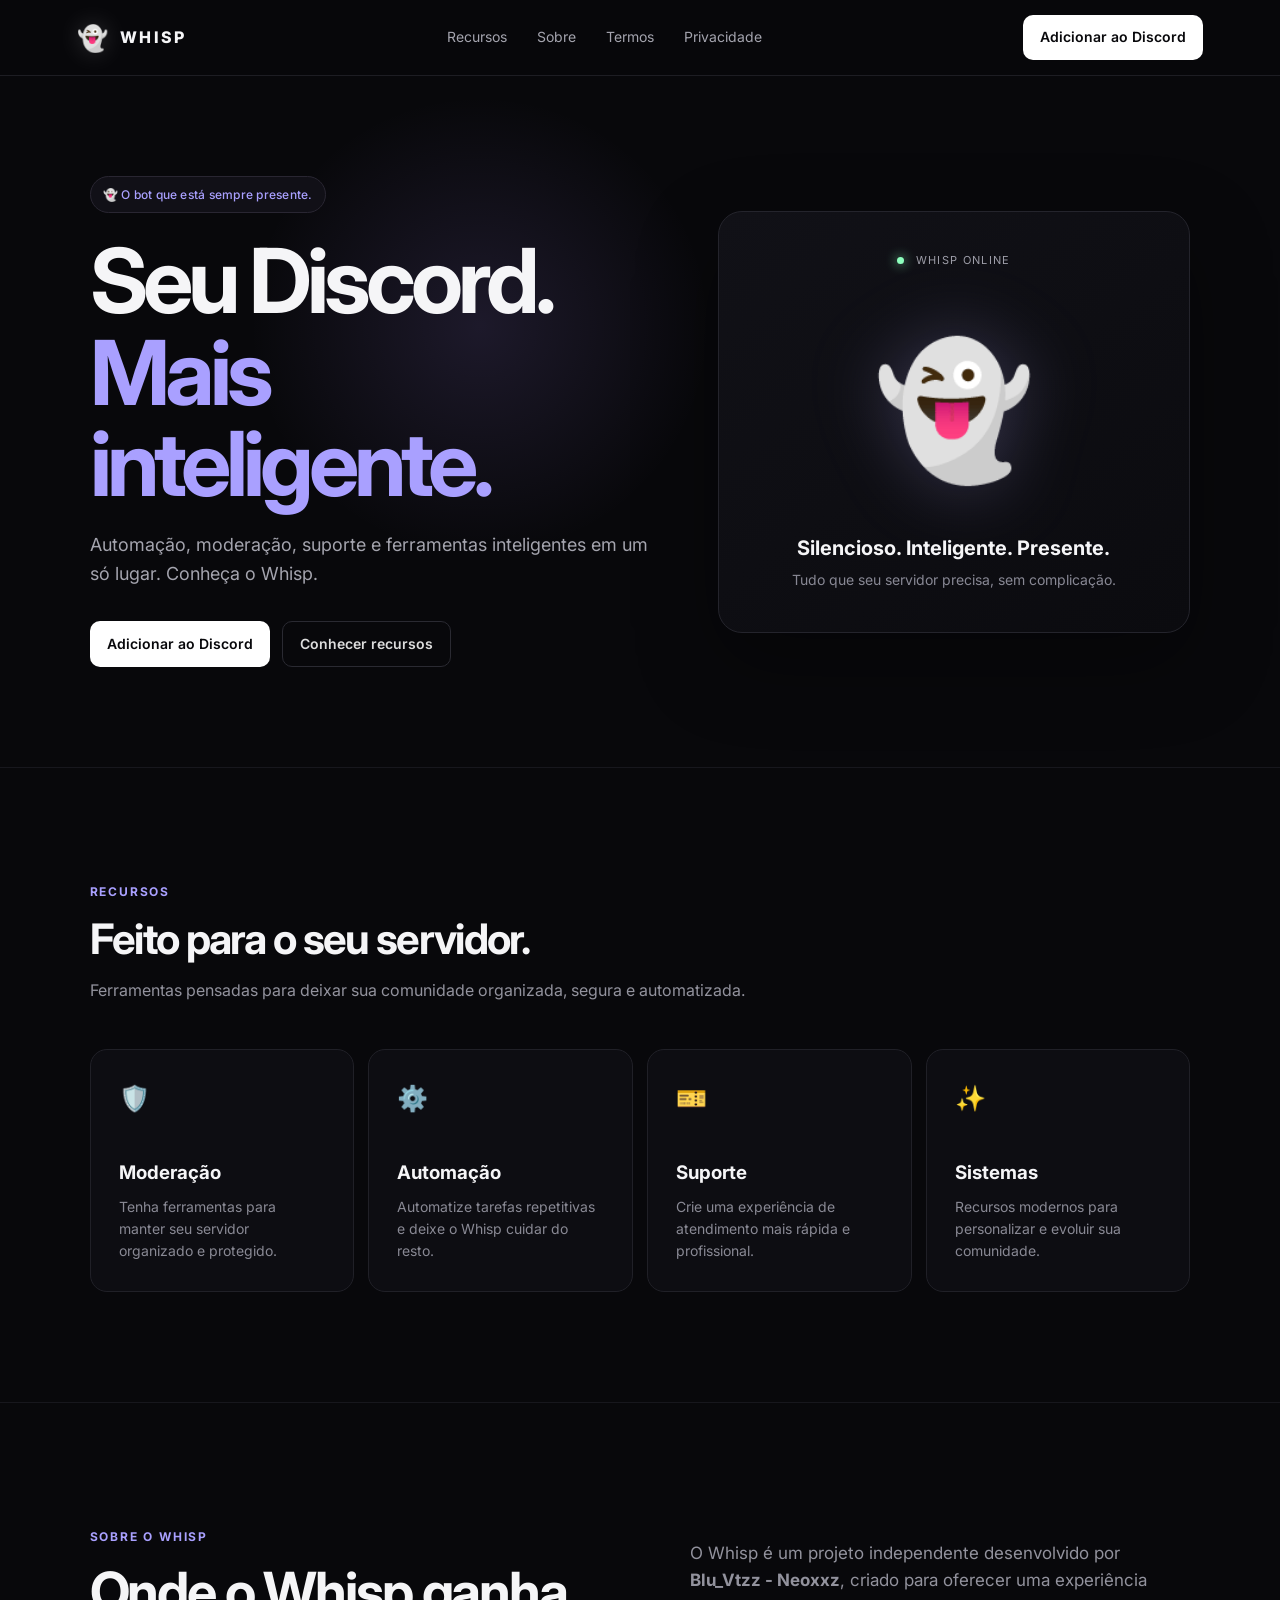
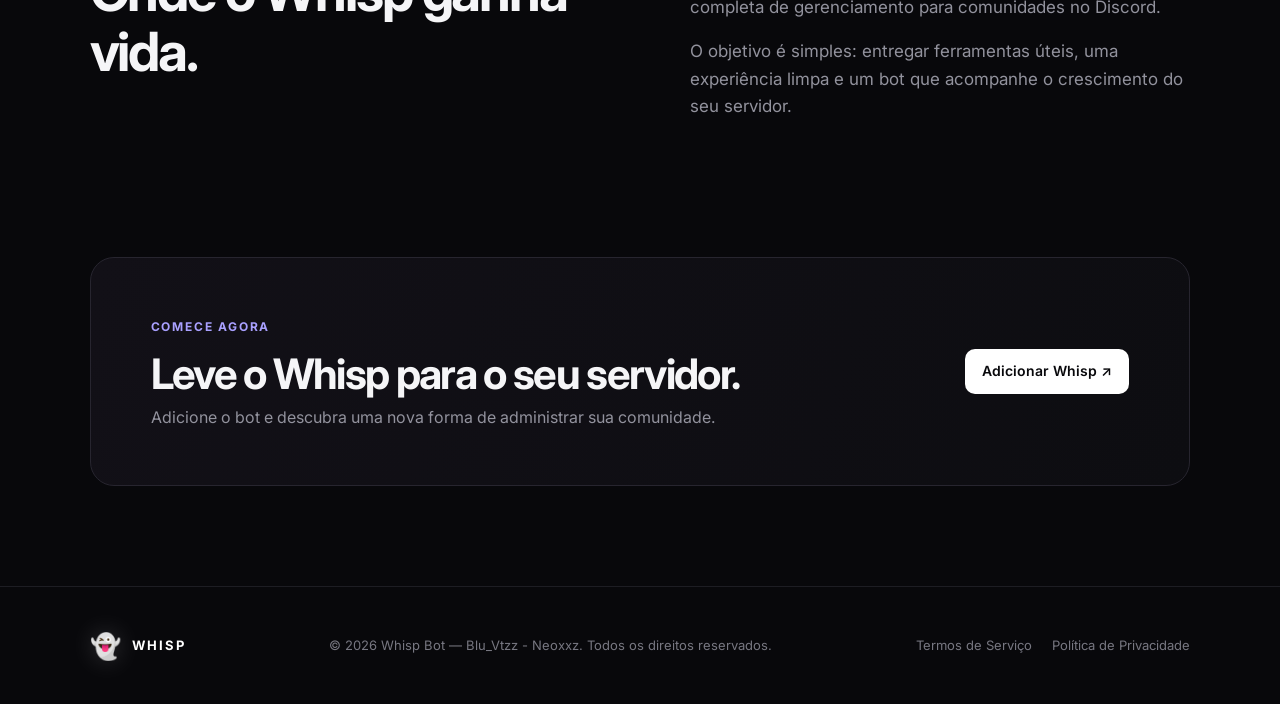
<file: index.html>
<!DOCTYPE html>
<html lang="pt-BR">
<head>
  <meta charset="UTF-8">
  <meta name="viewport" content="width=device-width, initial-scale=1.0">
  <meta name="description" content="Whisp Bot — automação, moderação e ferramentas inteligentes para Discord.">
  <title>Whisp Bot — Discord, além dos limites.</title>
  <link rel="stylesheet" href="style.css">
</head>
<body>
  <header class="nav">
    <a class="brand" href="index.html"><span class="ghost">👻</span><span>WHISP</span></a>
    <nav>
      <a href="#recursos">Recursos</a>
      <a href="#sobre">Sobre</a>
      <a href="terms.html">Termos</a>
      <a href="privacy.html">Privacidade</a>
    </nav>
    <a class="nav-button" href="https://discord.com/oauth2/authorize?client_id=1535672492130177044&permissions=8&integration_type=0&scope=bot+applications.commands">Adicionar ao Discord</a>
  </header>

  <main>
    <section class="hero">
      <div class="glow"></div>
      <div class="hero-content">
        <div class="pill">👻 O bot que está sempre presente.</div>
        <h1>Seu Discord.<br><span>Mais inteligente.</span></h1>
        <p>Automação, moderação, suporte e ferramentas inteligentes em um só lugar. Conheça o Whisp.</p>
        <div class="actions">
          <a class="button primary" href="https://discord.com/oauth2/authorize?client_id=1535672492130177044&permissions=8&integration_type=0&scope=bot+applications.commands">Adicionar ao Discord</a>
          <a class="button secondary" href="#recursos">Conhecer recursos</a>
        </div>
      </div>
      <div class="hero-card">
        <div class="status"><i></i> WHISP ONLINE</div>
        <div class="big-ghost">👻</div>
        <div class="card-title">Silencioso. Inteligente. Presente.</div>
        <div class="card-sub">Tudo que seu servidor precisa, sem complicação.</div>
      </div>
    </section>

    <section id="recursos" class="section">
      <div class="section-head">
        <span>RECURSOS</span>
        <h2>Feito para o seu servidor.</h2>
        <p>Ferramentas pensadas para deixar sua comunidade organizada, segura e automatizada.</p>
      </div>
      <div class="grid">
        <article class="feature"><div class="icon">🛡️</div><h3>Moderação</h3><p>Tenha ferramentas para manter seu servidor organizado e protegido.</p></article>
        <article class="feature"><div class="icon">⚙️</div><h3>Automação</h3><p>Automatize tarefas repetitivas e deixe o Whisp cuidar do resto.</p></article>
        <article class="feature"><div class="icon">🎫</div><h3>Suporte</h3><p>Crie uma experiência de atendimento mais rápida e profissional.</p></article>
        <article class="feature"><div class="icon">✨</div><h3>Sistemas</h3><p>Recursos modernos para personalizar e evoluir sua comunidade.</p></article>
      </div>
    </section>

    <section id="sobre" class="split">
      <div>
        <span class="eyebrow">SOBRE O WHISP</span>
        <h2>Onde o Whisp ganha vida.</h2>
      </div>
      <div>
        <p>O Whisp é um projeto independente desenvolvido por <strong>Blu_Vtzz - Neoxxz</strong>, criado para oferecer uma experiência completa de gerenciamento para comunidades no Discord.</p>
        <p>O objetivo é simples: entregar ferramentas úteis, uma experiência limpa e um bot que acompanhe o crescimento do seu servidor.</p>
      </div>
    </section>

    <section id="convite" class="cta">
      <div>
        <span class="eyebrow">COMECE AGORA</span>
        <h2>Leve o Whisp para o seu servidor.</h2>
        <p>Adicione o bot e descubra uma nova forma de administrar sua comunidade.</p>
      </div>
      <a class="button primary" href="https://discord.com/oauth2/authorize?client_id=1535672492130177044&permissions=8&integration_type=0&scope=bot+applications.commands">Adicionar Whisp ↗</a>
    </section>
  </main>

  <footer>
    <div class="footer-brand"><span class="ghost">👻</span><strong>WHISP</strong></div>
    <p>© 2026 Whisp Bot — Blu_Vtzz - Neoxxz. Todos os direitos reservados.</p>
    <div class="footer-links"><a href="terms.html">Termos de Serviço</a><a href="privacy.html">Política de Privacidade</a></div>
  </footer>
</body>
</html>
</file>
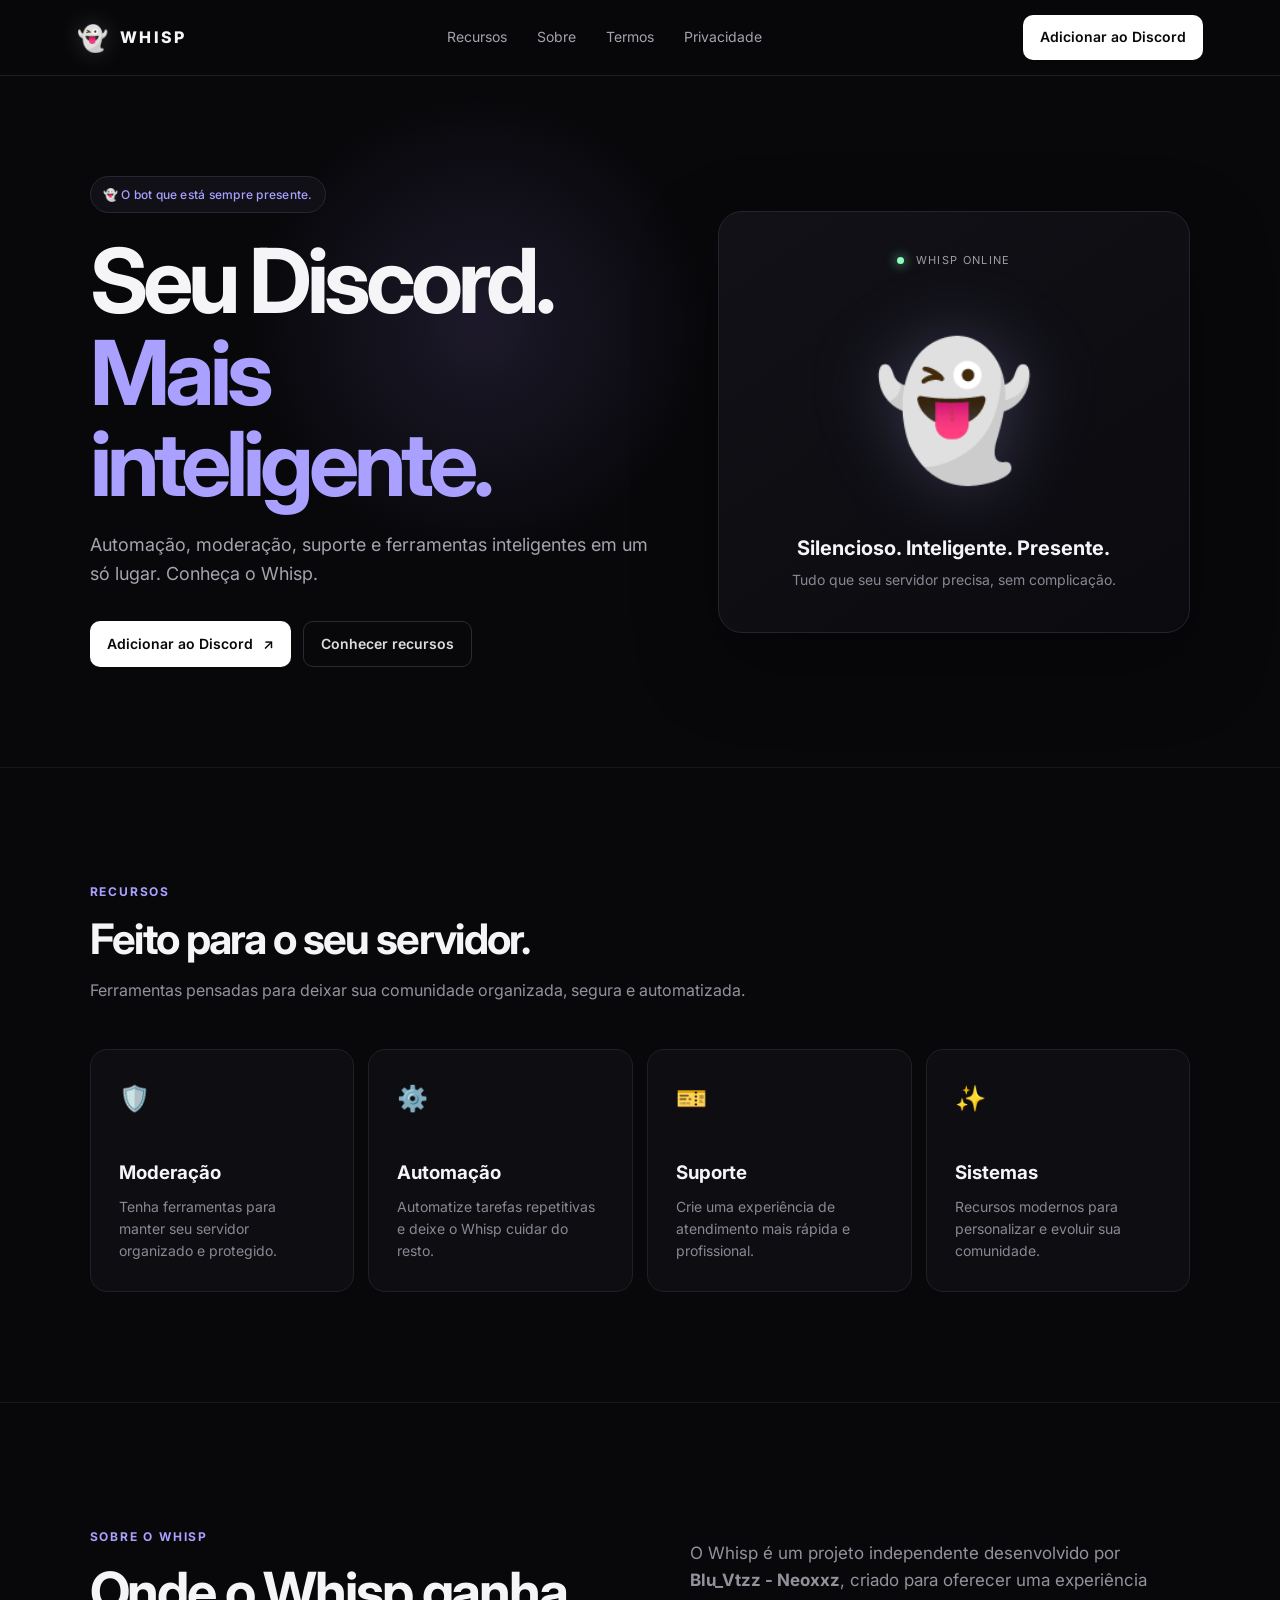
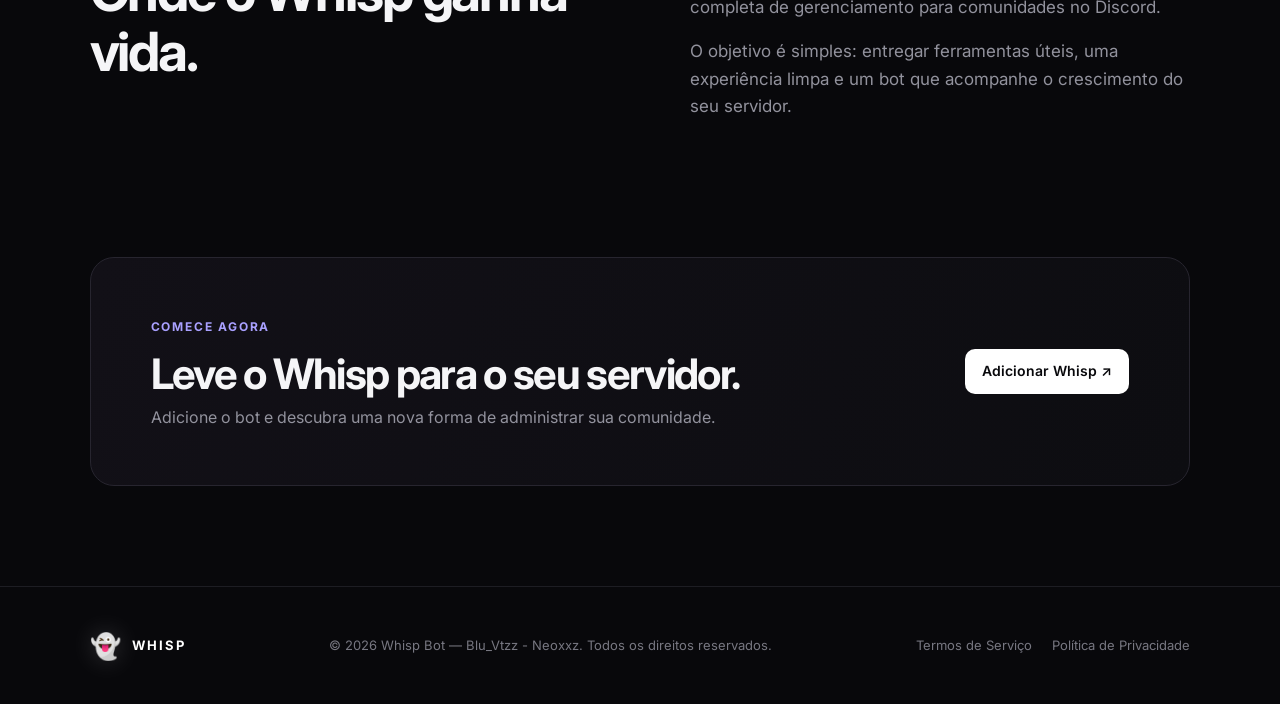
<file: index[1].html>
<!DOCTYPE html>
<html lang="pt-BR">
<head>
  <meta charset="UTF-8">
  <meta name="viewport" content="width=device-width, initial-scale=1.0">
  <meta name="description" content="Whisp Bot — automação, moderação e ferramentas inteligentes para Discord.">
  <title>Whisp Bot — Discord, além dos limites.</title>
  <link rel="stylesheet" href="style.css">
</head>
<body>
  <header class="nav">
    <a class="brand" href="index.html"><span class="ghost">👻</span><span>WHISP</span></a>
    <nav>
      <a href="#recursos">Recursos</a>
      <a href="#sobre">Sobre</a>
      <a href="terms.html">Termos</a>
      <a href="privacy.html">Privacidade</a>
    </nav>
    <a class="nav-button" href="#convite">Adicionar ao Discord</a>
  </header>

  <main>
    <section class="hero">
      <div class="glow"></div>
      <div class="hero-content">
        <div class="pill">👻 O bot que está sempre presente.</div>
        <h1>Seu Discord.<br><span>Mais inteligente.</span></h1>
        <p>Automação, moderação, suporte e ferramentas inteligentes em um só lugar. Conheça o Whisp.</p>
        <div class="actions">
          <a class="button primary" href="#convite">Adicionar ao Discord <span>↗</span></a>
          <a class="button secondary" href="#recursos">Conhecer recursos</a>
        </div>
      </div>
      <div class="hero-card">
        <div class="status"><i></i> WHISP ONLINE</div>
        <div class="big-ghost">👻</div>
        <div class="card-title">Silencioso. Inteligente. Presente.</div>
        <div class="card-sub">Tudo que seu servidor precisa, sem complicação.</div>
      </div>
    </section>

    <section id="recursos" class="section">
      <div class="section-head">
        <span>RECURSOS</span>
        <h2>Feito para o seu servidor.</h2>
        <p>Ferramentas pensadas para deixar sua comunidade organizada, segura e automatizada.</p>
      </div>
      <div class="grid">
        <article class="feature"><div class="icon">🛡️</div><h3>Moderação</h3><p>Tenha ferramentas para manter seu servidor organizado e protegido.</p></article>
        <article class="feature"><div class="icon">⚙️</div><h3>Automação</h3><p>Automatize tarefas repetitivas e deixe o Whisp cuidar do resto.</p></article>
        <article class="feature"><div class="icon">🎫</div><h3>Suporte</h3><p>Crie uma experiência de atendimento mais rápida e profissional.</p></article>
        <article class="feature"><div class="icon">✨</div><h3>Sistemas</h3><p>Recursos modernos para personalizar e evoluir sua comunidade.</p></article>
      </div>
    </section>

    <section id="sobre" class="split">
      <div>
        <span class="eyebrow">SOBRE O WHISP</span>
        <h2>Onde o Whisp ganha vida.</h2>
      </div>
      <div>
        <p>O Whisp é um projeto independente desenvolvido por <strong>Blu_Vtzz - Neoxxz</strong>, criado para oferecer uma experiência completa de gerenciamento para comunidades no Discord.</p>
        <p>O objetivo é simples: entregar ferramentas úteis, uma experiência limpa e um bot que acompanhe o crescimento do seu servidor.</p>
      </div>
    </section>

    <section id="convite" class="cta">
      <div>
        <span class="eyebrow">COMECE AGORA</span>
        <h2>Leve o Whisp para o seu servidor.</h2>
        <p>Adicione o bot e descubra uma nova forma de administrar sua comunidade.</p>
      </div>
      <a class="button primary" href="#" onclick="alert('Substitua este link pelo convite OAuth2 do seu bot no Discord Developer Portal.'); return false;">Adicionar Whisp ↗</a>
    </section>
  </main>

  <footer>
    <div class="footer-brand"><span class="ghost">👻</span><strong>WHISP</strong></div>
    <p>© 2026 Whisp Bot — Blu_Vtzz - Neoxxz. Todos os direitos reservados.</p>
    <div class="footer-links"><a href="terms.html">Termos de Serviço</a><a href="privacy.html">Política de Privacidade</a></div>
  </footer>
</body>
</html>
</file>
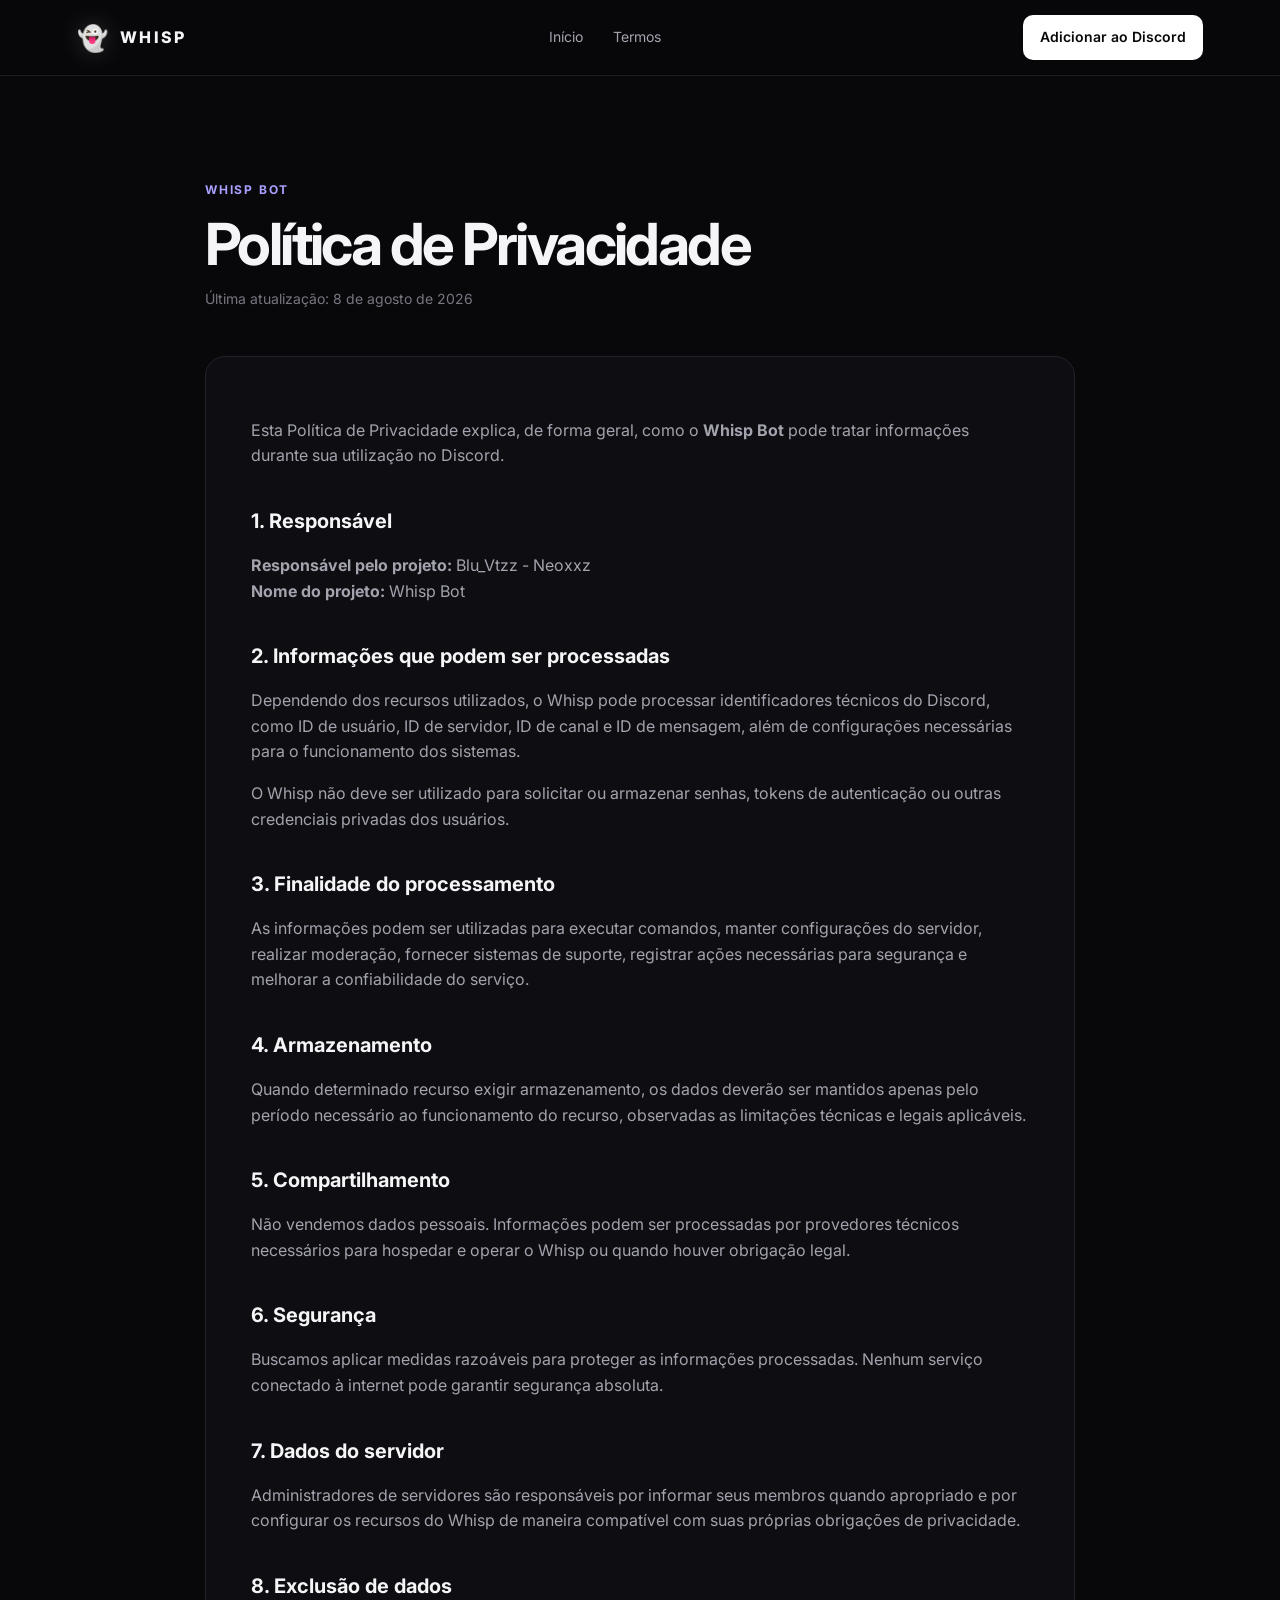
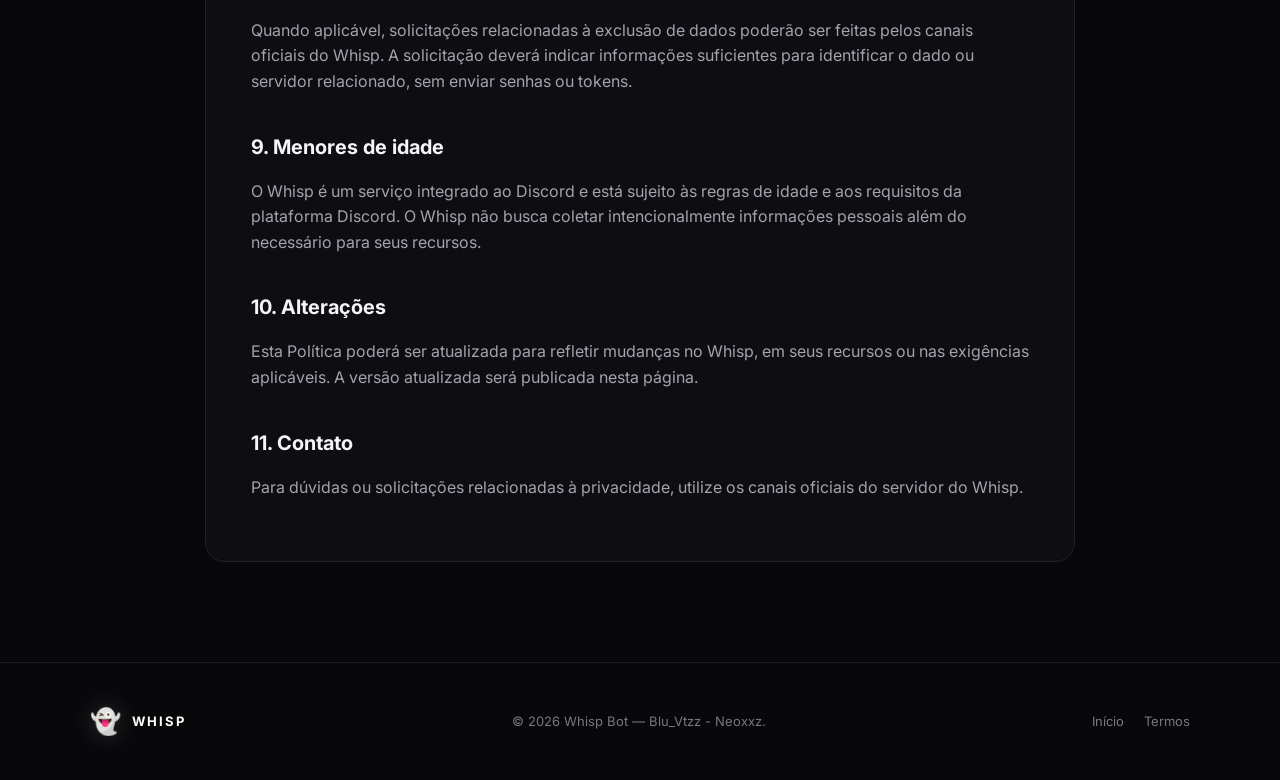
<file: privacy.html>
<!DOCTYPE html>
<html lang="pt-BR">
<head>
  <meta charset="UTF-8"><meta name="viewport" content="width=device-width, initial-scale=1.0">
  <meta name="description" content="Política de Privacidade do Whisp Bot.">
  <title>Política de Privacidade — Whisp</title><link rel="stylesheet" href="style.css">
</head>
<body>
<header class="nav"><a class="brand" href="index.html"><span class="ghost">👻</span><span>WHISP</span></a><nav><a href="index.html">Início</a><a href="terms.html">Termos</a></nav><a class="nav-button" href="index.html#convite">Adicionar ao Discord</a></header>
<main class="legal">
  <div class="legal-top"><span class="eyebrow">WHISP BOT</span><h1>Política de Privacidade</h1><p>Última atualização: 8 de agosto de 2026</p></div>
  <div class="legal-card">
    <p>Esta Política de Privacidade explica, de forma geral, como o <strong>Whisp Bot</strong> pode tratar informações durante sua utilização no Discord.</p>
    <h2>1. Responsável</h2><p><strong>Responsável pelo projeto:</strong> Blu_Vtzz - Neoxxz<br><strong>Nome do projeto:</strong> Whisp Bot</p>
    <h2>2. Informações que podem ser processadas</h2><p>Dependendo dos recursos utilizados, o Whisp pode processar identificadores técnicos do Discord, como ID de usuário, ID de servidor, ID de canal e ID de mensagem, além de configurações necessárias para o funcionamento dos sistemas.</p>
    <p>O Whisp não deve ser utilizado para solicitar ou armazenar senhas, tokens de autenticação ou outras credenciais privadas dos usuários.</p>
    <h2>3. Finalidade do processamento</h2><p>As informações podem ser utilizadas para executar comandos, manter configurações do servidor, realizar moderação, fornecer sistemas de suporte, registrar ações necessárias para segurança e melhorar a confiabilidade do serviço.</p>
    <h2>4. Armazenamento</h2><p>Quando determinado recurso exigir armazenamento, os dados deverão ser mantidos apenas pelo período necessário ao funcionamento do recurso, observadas as limitações técnicas e legais aplicáveis.</p>
    <h2>5. Compartilhamento</h2><p>Não vendemos dados pessoais. Informações podem ser processadas por provedores técnicos necessários para hospedar e operar o Whisp ou quando houver obrigação legal.</p>
    <h2>6. Segurança</h2><p>Buscamos aplicar medidas razoáveis para proteger as informações processadas. Nenhum serviço conectado à internet pode garantir segurança absoluta.</p>
    <h2>7. Dados do servidor</h2><p>Administradores de servidores são responsáveis por informar seus membros quando apropriado e por configurar os recursos do Whisp de maneira compatível com suas próprias obrigações de privacidade.</p>
    <h2>8. Exclusão de dados</h2><p>Quando aplicável, solicitações relacionadas à exclusão de dados poderão ser feitas pelos canais oficiais do Whisp. A solicitação deverá indicar informações suficientes para identificar o dado ou servidor relacionado, sem enviar senhas ou tokens.</p>
    <h2>9. Menores de idade</h2><p>O Whisp é um serviço integrado ao Discord e está sujeito às regras de idade e aos requisitos da plataforma Discord. O Whisp não busca coletar intencionalmente informações pessoais além do necessário para seus recursos.</p>
    <h2>10. Alterações</h2><p>Esta Política poderá ser atualizada para refletir mudanças no Whisp, em seus recursos ou nas exigências aplicáveis. A versão atualizada será publicada nesta página.</p>
    <h2>11. Contato</h2><p>Para dúvidas ou solicitações relacionadas à privacidade, utilize os canais oficiais do servidor do Whisp.</p>
  </div>
</main>
<footer><div class="footer-brand"><span class="ghost">👻</span><strong>WHISP</strong></div><p>© 2026 Whisp Bot — Blu_Vtzz - Neoxxz.</p><div class="footer-links"><a href="index.html">Início</a><a href="terms.html">Termos</a></div></footer>
</body></html>
</file>
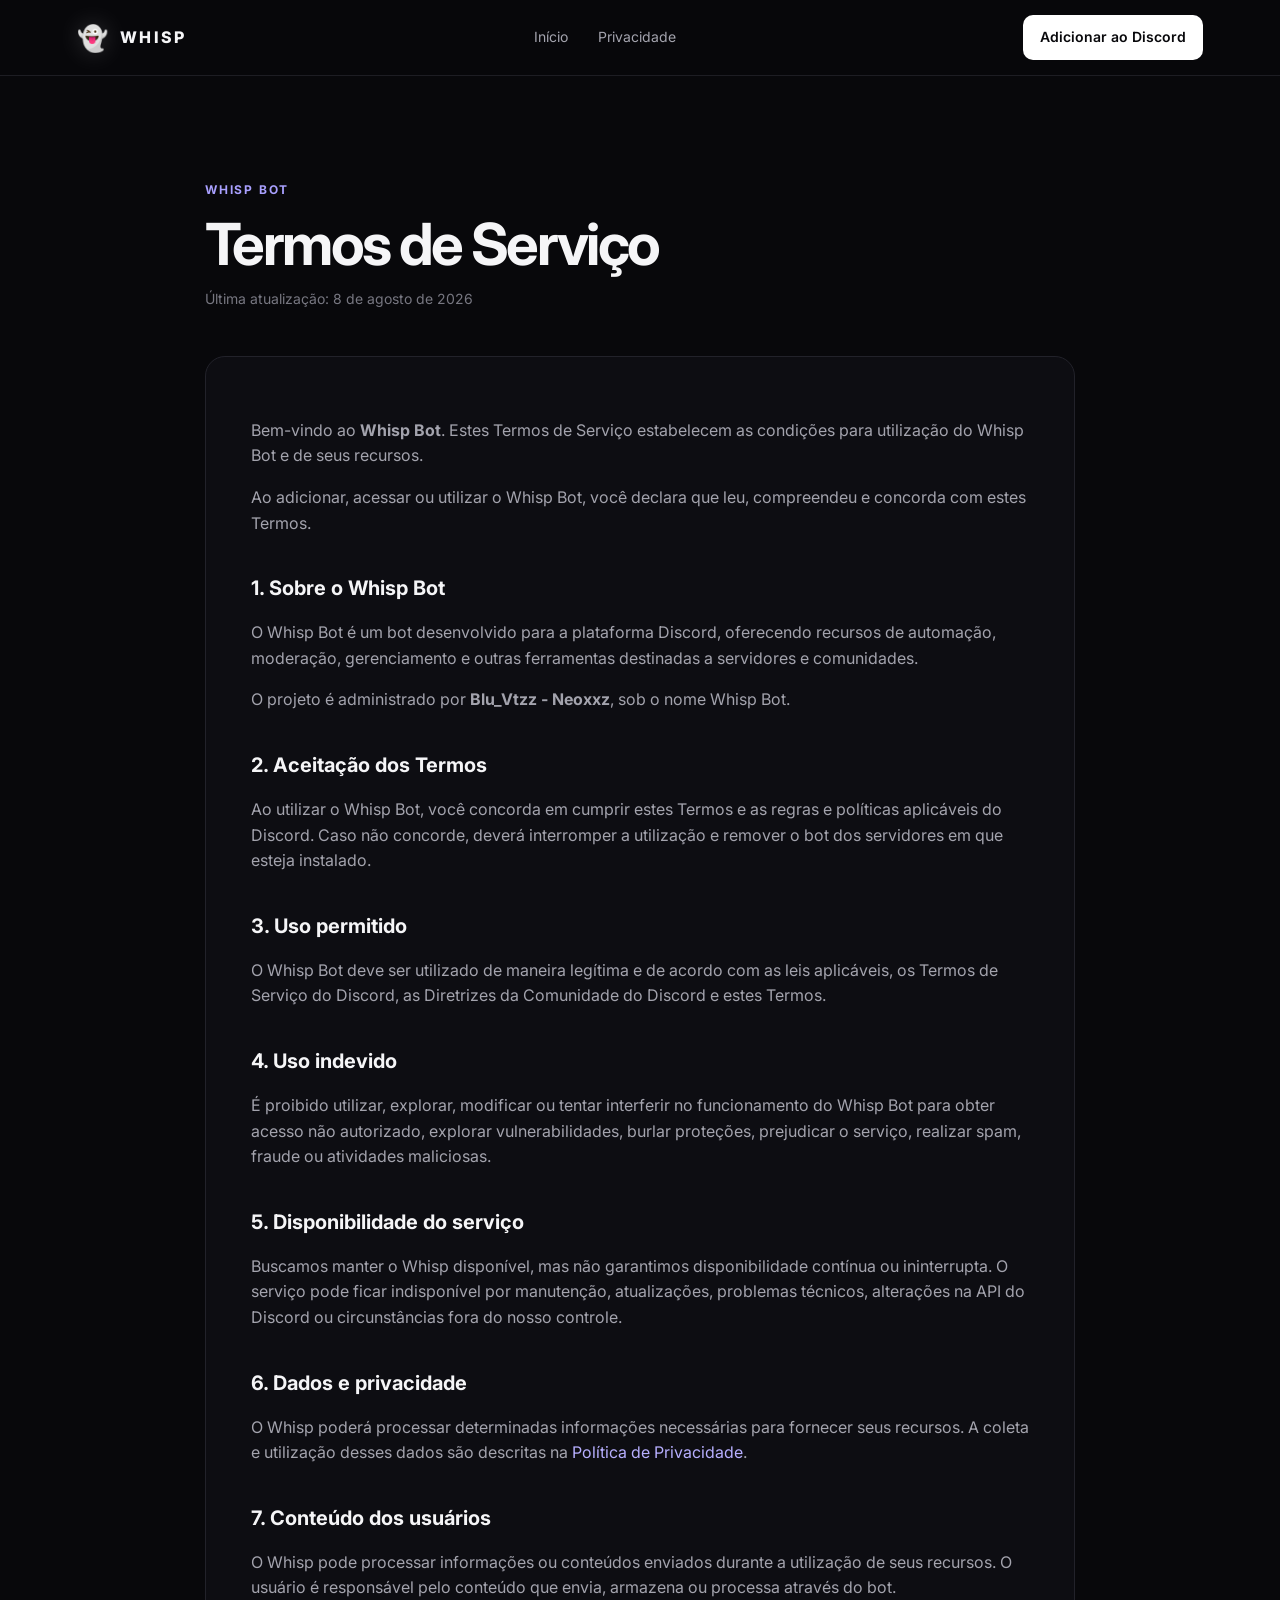
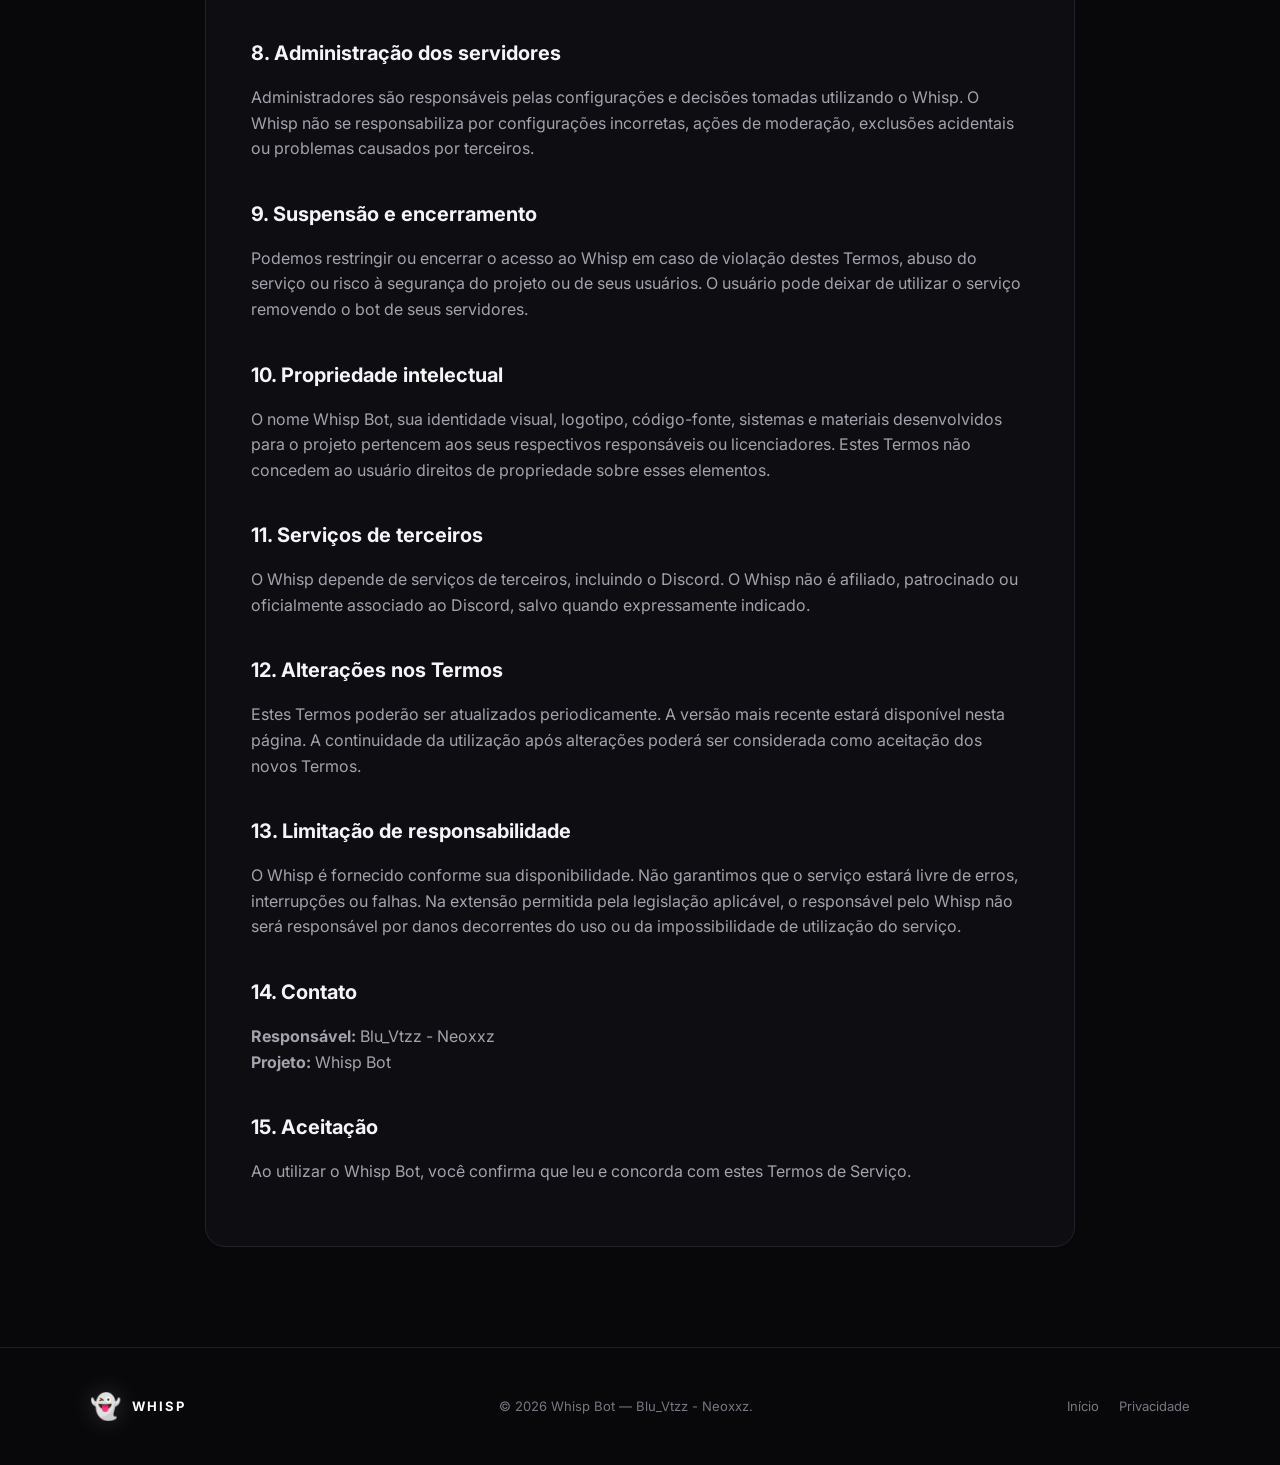
<file: terms.html>
<!DOCTYPE html>
<html lang="pt-BR">
<head>
  <meta charset="UTF-8"><meta name="viewport" content="width=device-width, initial-scale=1.0">
  <meta name="description" content="Termos de Serviço do Whisp Bot.">
  <title>Termos de Serviço — Whisp</title><link rel="stylesheet" href="style.css">
</head>
<body>
<header class="nav"><a class="brand" href="index.html"><span class="ghost">👻</span><span>WHISP</span></a><nav><a href="index.html">Início</a><a href="privacy.html">Privacidade</a></nav><a class="nav-button" href="index.html#convite">Adicionar ao Discord</a></header>
<main class="legal">
  <div class="legal-top"><span class="eyebrow">WHISP BOT</span><h1>Termos de Serviço</h1><p>Última atualização: 8 de agosto de 2026</p></div>
  <div class="legal-card">
    <p>Bem-vindo ao <strong>Whisp Bot</strong>. Estes Termos de Serviço estabelecem as condições para utilização do Whisp Bot e de seus recursos.</p>
    <p>Ao adicionar, acessar ou utilizar o Whisp Bot, você declara que leu, compreendeu e concorda com estes Termos.</p>
    <h2>1. Sobre o Whisp Bot</h2><p>O Whisp Bot é um bot desenvolvido para a plataforma Discord, oferecendo recursos de automação, moderação, gerenciamento e outras ferramentas destinadas a servidores e comunidades.</p><p>O projeto é administrado por <strong>Blu_Vtzz - Neoxxz</strong>, sob o nome Whisp Bot.</p>
    <h2>2. Aceitação dos Termos</h2><p>Ao utilizar o Whisp Bot, você concorda em cumprir estes Termos e as regras e políticas aplicáveis do Discord. Caso não concorde, deverá interromper a utilização e remover o bot dos servidores em que esteja instalado.</p>
    <h2>3. Uso permitido</h2><p>O Whisp Bot deve ser utilizado de maneira legítima e de acordo com as leis aplicáveis, os Termos de Serviço do Discord, as Diretrizes da Comunidade do Discord e estes Termos.</p>
    <h2>4. Uso indevido</h2><p>É proibido utilizar, explorar, modificar ou tentar interferir no funcionamento do Whisp Bot para obter acesso não autorizado, explorar vulnerabilidades, burlar proteções, prejudicar o serviço, realizar spam, fraude ou atividades maliciosas.</p>
    <h2>5. Disponibilidade do serviço</h2><p>Buscamos manter o Whisp disponível, mas não garantimos disponibilidade contínua ou ininterrupta. O serviço pode ficar indisponível por manutenção, atualizações, problemas técnicos, alterações na API do Discord ou circunstâncias fora do nosso controle.</p>
    <h2>6. Dados e privacidade</h2><p>O Whisp poderá processar determinadas informações necessárias para fornecer seus recursos. A coleta e utilização desses dados são descritas na <a href="privacy.html">Política de Privacidade</a>.</p>
    <h2>7. Conteúdo dos usuários</h2><p>O Whisp pode processar informações ou conteúdos enviados durante a utilização de seus recursos. O usuário é responsável pelo conteúdo que envia, armazena ou processa através do bot.</p>
    <h2>8. Administração dos servidores</h2><p>Administradores são responsáveis pelas configurações e decisões tomadas utilizando o Whisp. O Whisp não se responsabiliza por configurações incorretas, ações de moderação, exclusões acidentais ou problemas causados por terceiros.</p>
    <h2>9. Suspensão e encerramento</h2><p>Podemos restringir ou encerrar o acesso ao Whisp em caso de violação destes Termos, abuso do serviço ou risco à segurança do projeto ou de seus usuários. O usuário pode deixar de utilizar o serviço removendo o bot de seus servidores.</p>
    <h2>10. Propriedade intelectual</h2><p>O nome Whisp Bot, sua identidade visual, logotipo, código-fonte, sistemas e materiais desenvolvidos para o projeto pertencem aos seus respectivos responsáveis ou licenciadores. Estes Termos não concedem ao usuário direitos de propriedade sobre esses elementos.</p>
    <h2>11. Serviços de terceiros</h2><p>O Whisp depende de serviços de terceiros, incluindo o Discord. O Whisp não é afiliado, patrocinado ou oficialmente associado ao Discord, salvo quando expressamente indicado.</p>
    <h2>12. Alterações nos Termos</h2><p>Estes Termos poderão ser atualizados periodicamente. A versão mais recente estará disponível nesta página. A continuidade da utilização após alterações poderá ser considerada como aceitação dos novos Termos.</p>
    <h2>13. Limitação de responsabilidade</h2><p>O Whisp é fornecido conforme sua disponibilidade. Não garantimos que o serviço estará livre de erros, interrupções ou falhas. Na extensão permitida pela legislação aplicável, o responsável pelo Whisp não será responsável por danos decorrentes do uso ou da impossibilidade de utilização do serviço.</p>
    <h2>14. Contato</h2><p><strong>Responsável:</strong> Blu_Vtzz - Neoxxz<br><strong>Projeto:</strong> Whisp Bot</p>
    <h2>15. Aceitação</h2><p>Ao utilizar o Whisp Bot, você confirma que leu e concorda com estes Termos de Serviço.</p>
  </div>
</main>
<footer><div class="footer-brand"><span class="ghost">👻</span><strong>WHISP</strong></div><p>© 2026 Whisp Bot — Blu_Vtzz - Neoxxz.</p><div class="footer-links"><a href="index.html">Início</a><a href="privacy.html">Privacidade</a></div></footer>
</body></html>
</file>
<file: style.css>
@import url('https://fonts.googleapis.com/css2?family=Inter:wght@400;500;600;700;800&display=swap');
*{box-sizing:border-box}html{scroll-behavior:smooth}body{margin:0;background:#08080b;color:#f5f5f7;font-family:Inter,Arial,sans-serif;line-height:1.6}a{color:inherit;text-decoration:none}.nav{height:76px;padding:0 6%;display:flex;align-items:center;justify-content:space-between;border-bottom:1px solid #1d1d23;background:rgba(8,8,11,.85);backdrop-filter:blur(16px);position:sticky;top:0;z-index:20}.brand,.footer-brand{display:flex;align-items:center;gap:10px;font-weight:800;letter-spacing:.14em}.ghost{font-size:25px;filter:drop-shadow(0 0 12px rgba(255,255,255,.18))}.nav nav{display:flex;gap:30px;color:#a4a4ae;font-size:14px}.nav nav a:hover,.footer-links a:hover{color:#fff}.nav-button,.button{border-radius:10px;padding:11px 17px;font-weight:600;font-size:14px}.nav-button{background:#fff;color:#08080b}.hero{min-height:680px;padding:100px 7%;display:grid;grid-template-columns:1.1fr .9fr;align-items:center;gap:50px;position:relative;overflow:hidden}.glow{position:absolute;width:500px;height:500px;border-radius:50%;background:radial-gradient(circle,rgba(170,140,255,.13),transparent 65%);left:18%;top:0;pointer-events:none}.hero-content{position:relative;z-index:1;max-width:720px}.pill,.eyebrow{font-size:12px;letter-spacing:.15em;font-weight:700;color:#a9a0ff}.pill{display:inline-block;border:1px solid #292632;background:#111017;padding:8px 12px;border-radius:99px;letter-spacing:.02em;font-weight:500}.hero h1{font-size:clamp(54px,7vw,90px);line-height:1.02;letter-spacing:-.055em;margin:22px 0}.hero h1 span{color:#a9a0ff}.hero p{max-width:600px;color:#a4a4ae;font-size:18px}.actions{display:flex;gap:12px;margin-top:32px;flex-wrap:wrap}.button{display:inline-flex;gap:10px;align-items:center;justify-content:center}.primary{background:#fff;color:#08080b}.secondary{border:1px solid #2a2a32;color:#ddd}.hero-card{border:1px solid #24242c;background:linear-gradient(145deg,#111117,#0b0b0f);border-radius:24px;padding:40px;min-height:390px;display:flex;flex-direction:column;justify-content:center;align-items:center;text-align:center;box-shadow:0 30px 80px rgba(0,0,0,.35)}.status{font-size:11px;color:#9d9da8;letter-spacing:.12em}.status i{display:inline-block;width:7px;height:7px;border-radius:50%;background:#8dffbd;margin-right:7px;box-shadow:0 0 12px #8dffbd}.big-ghost{font-size:130px;margin:35px 0 20px;filter:drop-shadow(0 0 35px rgba(180,170,255,.25))}.card-title{font-size:20px;font-weight:700}.card-sub{font-size:14px;color:#888894;margin-top:5px}.section{padding:110px 7%;border-top:1px solid #17171d}.section-head{max-width:720px;margin-bottom:45px}.section-head span{color:#a9a0ff;font-size:12px;font-weight:700;letter-spacing:.15em}.section-head h2,.split h2,.cta h2{font-size:42px;line-height:1.1;letter-spacing:-.04em;margin:12px 0}.section-head p,.split p,.cta p{color:#92929d}.grid{display:grid;grid-template-columns:repeat(4,1fr);gap:14px}.feature{border:1px solid #202027;background:#0d0d12;padding:28px;border-radius:17px;min-height:220px}.icon{font-size:25px;margin-bottom:40px}.feature h3{margin:0 0 8px}.feature p{color:#898994;font-size:14px;margin:0}.split{padding:120px 7%;display:grid;grid-template-columns:1fr 1fr;gap:100px;border-top:1px solid #17171d}.split h2{font-size:54px;margin-top:14px}.split p{font-size:17px}.cta{margin:0 7% 100px;padding:55px 60px;border:1px solid #27252f;background:linear-gradient(110deg,#121017,#0d0d11);border-radius:24px;display:flex;align-items:center;justify-content:space-between;gap:30px}.cta h2{margin-bottom:8px}.cta p{margin:0}.legal{max-width:920px;margin:0 auto;padding:100px 25px}.legal-top{margin-bottom:45px}.legal-top h1{font-size:58px;line-height:1.05;letter-spacing:-.045em;margin:12px 0}.legal-top p{color:#777781;font-size:14px}.legal-card{border:1px solid #22222a;background:#0d0d12;border-radius:20px;padding:45px}.legal-card h2{font-size:20px;margin:36px 0 10px}.legal-card p{color:#a3a3ad}.legal-card a{color:#b7afff}.legal-card a:hover{text-decoration:underline}footer{border-top:1px solid #1d1d23;padding:35px 7%;display:flex;align-items:center;justify-content:space-between;gap:25px;color:#777781;font-size:13px}.footer-links{display:flex;gap:20px}.footer-brand{color:#fff}@media(max-width:850px){.nav{padding:0 5%}.nav nav{display:none}.nav-button{display:none}.hero{grid-template-columns:1fr;padding-top:75px}.hero-card{min-height:320px}.grid{grid-template-columns:1fr 1fr}.split{grid-template-columns:1fr;gap:20px}.cta{margin-left:5%;margin-right:5%;padding:35px;flex-direction:column;align-items:flex-start}footer{flex-direction:column;align-items:flex-start}.legal-top h1{font-size:43px}}@media(max-width:520px){.hero{padding-left:5%;padding-right:5%}.hero h1{font-size:50px}.section,.split{padding-left:5%;padding-right:5%}.grid{grid-template-columns:1fr}.legal{padding:60px 15px}.legal-card{padding:25px}.footer-links{flex-direction:column;gap:8px}}
</file>
